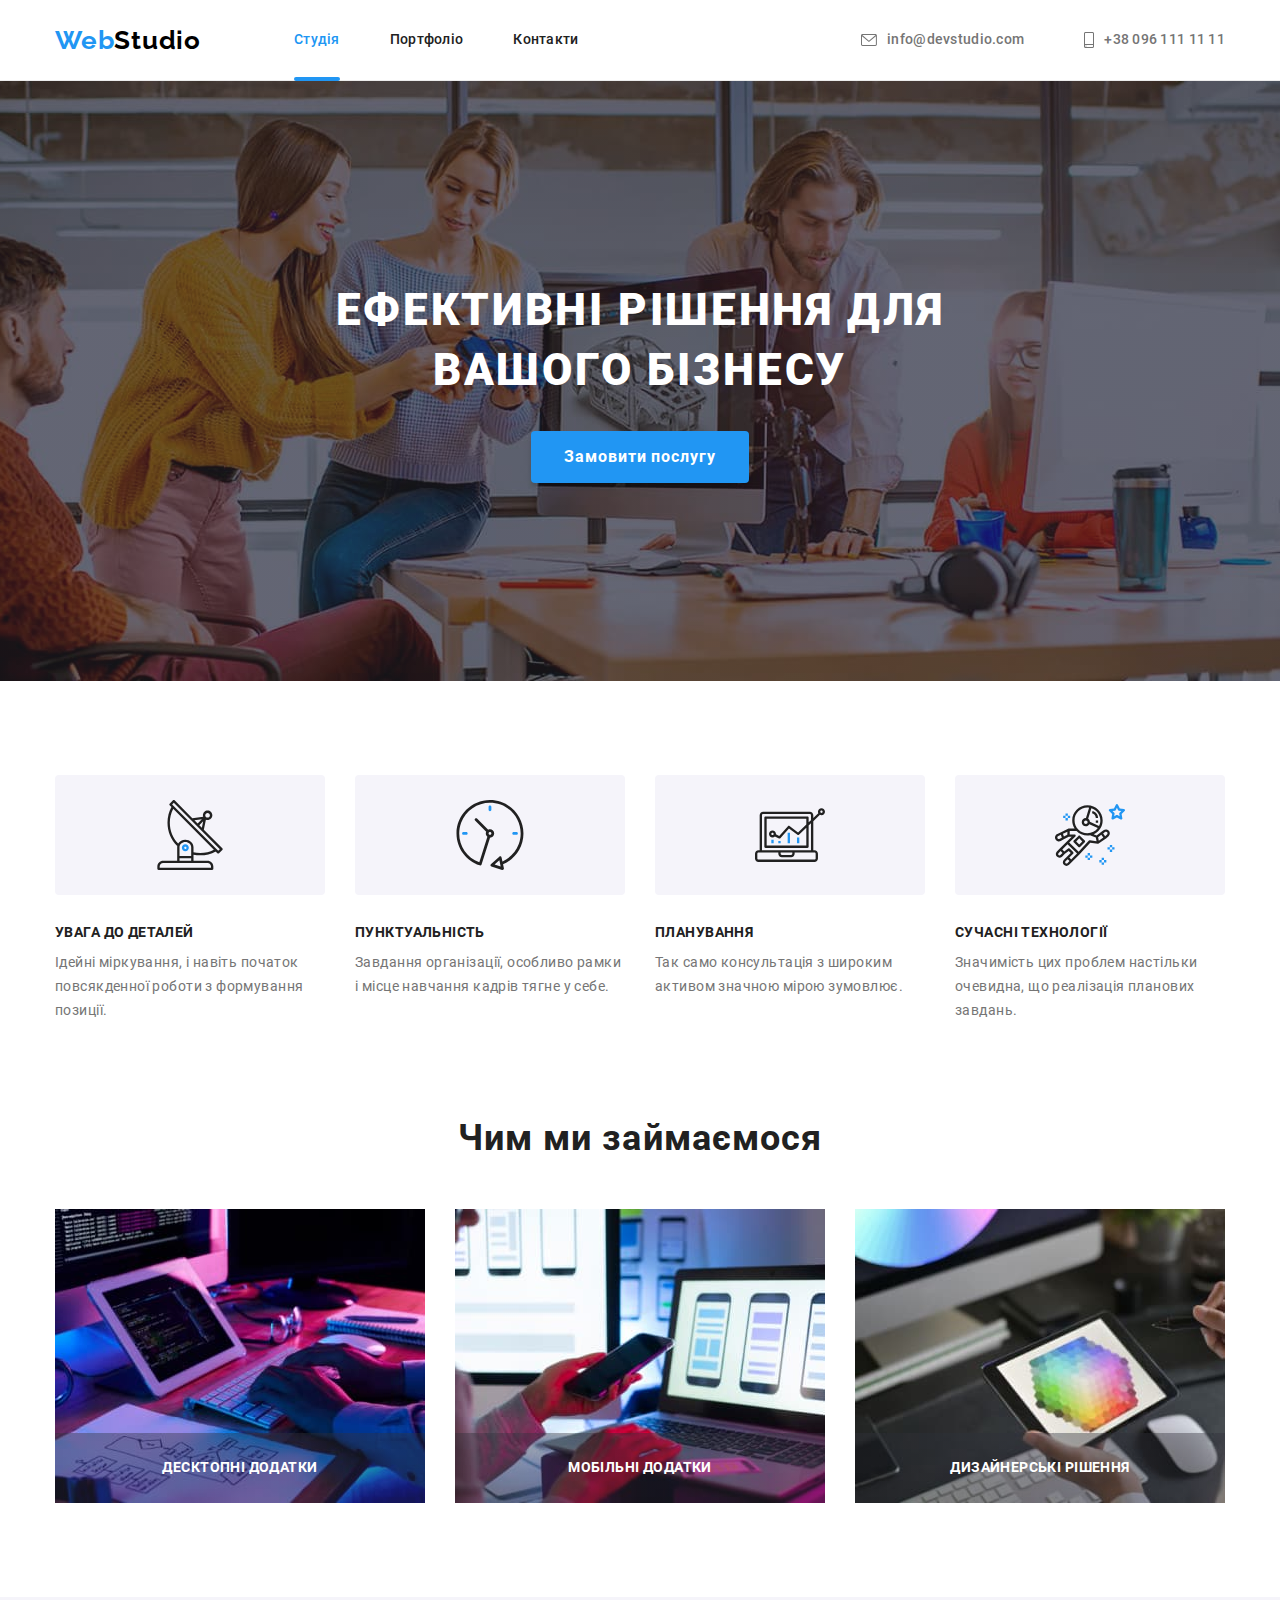
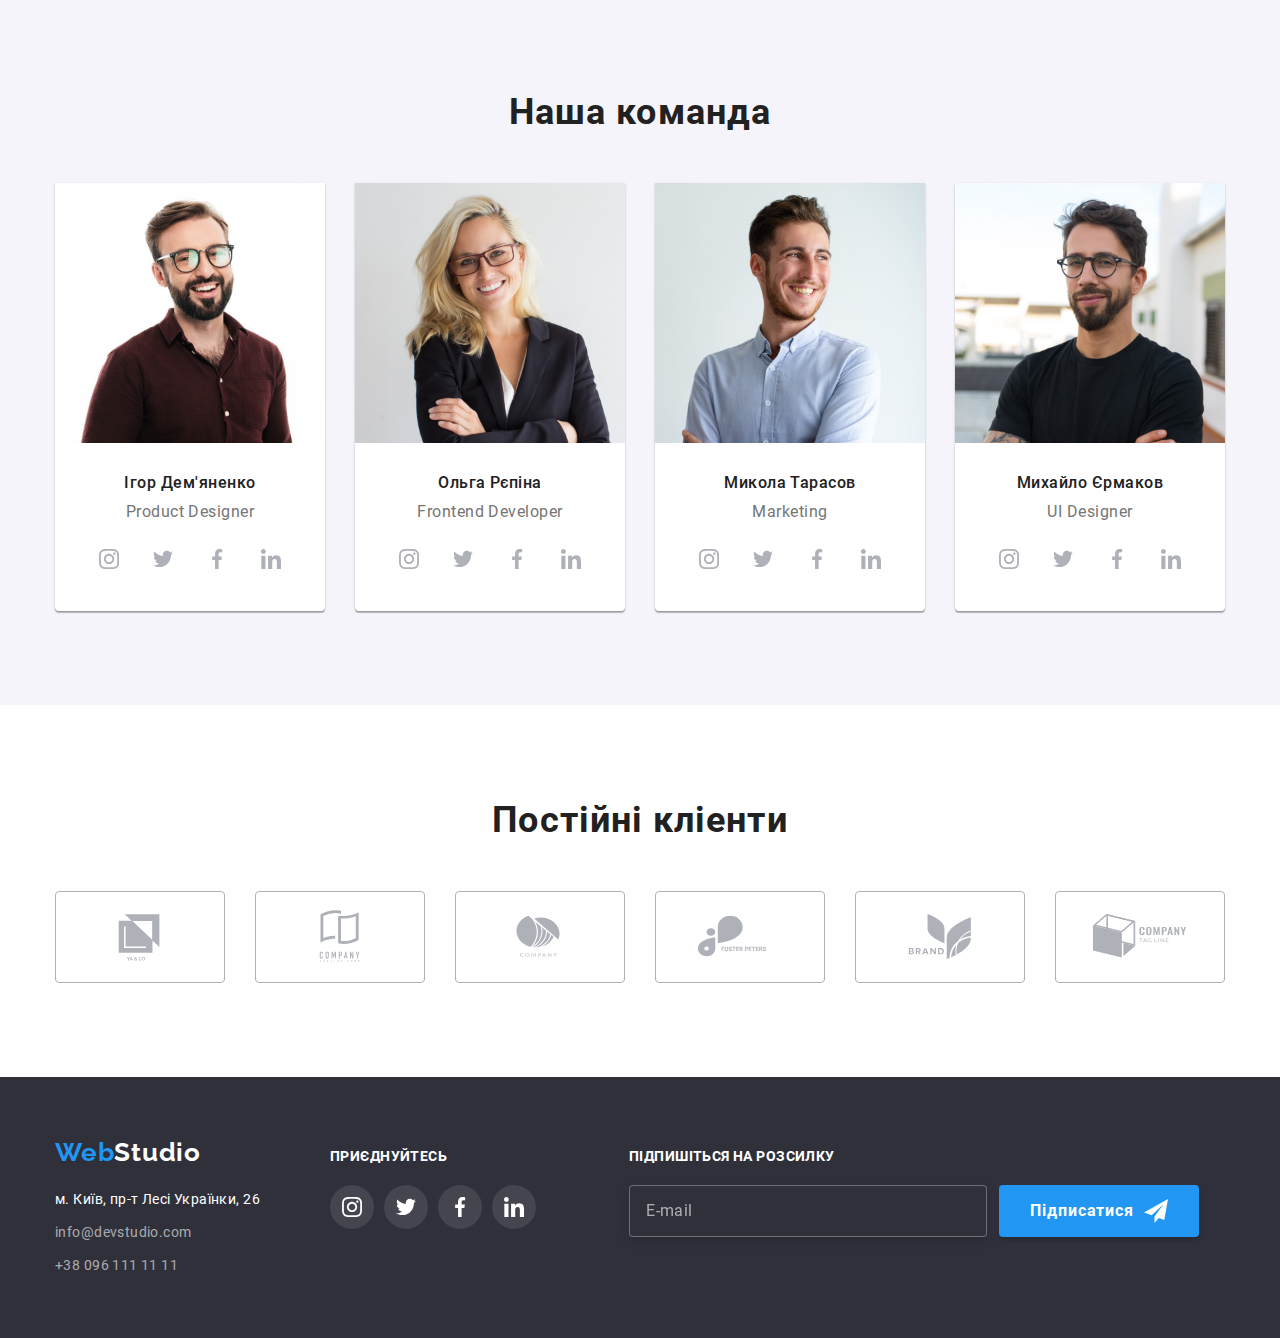
<file: index.html>
<!DOCTYPE html>
<html lang="uk">
  <head>
    <meta charset="UTF-8" />
    <meta http-equiv="X-UA-Compatible" content="IE=edge" />
    <meta name="viewport" content="width=device-width, initial-scale=1.0" />
    <title>Студія</title>
    <!-- <link rel="preconnect" href="https://fonts.googleapis.com" />
    <link rel="preconnect" href="https://fonts.gstatic.com" crossorigin />
    <link
      href="https://fonts.googleapis.com/css2?family=Raleway:wght@700&family=Roboto:wght@400;500;700;900&display=swap"
      rel="stylesheet"
    /> -->
    <link rel="stylesheet" href="./css/main.min.css" />
  </head>
  <body>
    <!--Верхня лінія-->
    <header class="page-header">
      <div class="container page-header__box">
        <nav class="breadcrumb">
          <a class="logo page-header__logo" href="./index.html">Web<span class="logo__header">Studio</span></a>
          <ul class="breadcrumb__list list">
            <li class="breadcrumb__item">
              <a href="./index.html" class="breadcrumb__link breadcrumb__current">Студія</a>
            </li>
            <li class="breadcrumb__item"><a href="./portfolio.html" class="breadcrumb__link">Портфоліо</a></li>
            <li class="breadcrumb__item"><a href="" class="breadcrumb__link">Контакти</a></li>
          </ul>
        </nav>
        <ul class="contact list">
          <li class="contact__item">
            <a href="mailto:info@devstudio.com" class="contact__link">
              <svg class="contact__icon" width="16" height="12">
                <use href="./images/symbol-defs1.svg#icon-envelope"></use>
              </svg>
              info@devstudio.com</a
            >
          </li>
          <li class="contact__item">
            <a href="tel:+380961111111" class="contact__link">
              <svg class="contact__icon" width="10" height="16">
                <use href="./images/symbol-defs1.svg#icon-smartphone"></use>
              </svg>
              +38 096 111 11 11</a
            >
          </li>
        </ul>
      </div>
    </header>
    <main>
      <!--Шапка-->
      <section class="hero overlay">
        <div class="container">
          <h1 class="hero__title">Ефективні рішення для вашого бізнесу</h1>
          <button data-modal-open type="button" class="button hero__button">Замовити послугу</button>
        </div>
      </section>
      <!--Особливості-->
      <section class="section">
        <div class="container">
          <h2 class="section__title visually-hidden">Особливості</h2>
          <ul class="features list">
            <li class="features__item">
              <div class="features__icon">
                <svg width="70" height="70">
                  <use href="./images/symbol-defs1.svg#icon-antenna-1"></use>
                </svg>
              </div>
              <h3 class="features__subtitle">Увага до деталей</h3>
              <p class="features__text">Ідейні міркування, і навіть початок повсякденної роботи з формування позиції.</p>
            </li>
            <li class="features__item">
              <div class="features__icon">
                <svg width="70" height="70">
                  <use href="./images/symbol-defs1.svg#icon-clock-1"></use>
                </svg>
              </div>
              <h3 class="features__subtitle">Пунктуальність</h3>
              <p class="features__text">Завдання організації, особливо рамки і місце навчання кадрів тягне у себе.</p>
            </li>
            <li class="features__item">
              <div class="features__icon">
                <svg width="70" height="70">
                  <use href="./images/symbol-defs1.svg#icon-diagram-1"></use>
                </svg>
              </div>
              <h3 class="features__subtitle">Планування</h3>
              <p class="features__text">Так само консультація з широким активом значною мірою зумовлює.</p>
            </li>
            <li class="features__item">
              <div class="features__icon">
                <svg width="70" height="70">
                  <use href="./images/symbol-defs1.svg#icon-astronaut-1"></use>
                </svg>
              </div>
              <h3 class="features__subtitle">Сучасні технології</h3>
              <p class="features__text">Значимість цих проблем настільки очевидна, що реалізація планових завдань.</p>
            </li>
          </ul>
        </div>
      </section>
      <!--Чим ми займаємося-->
      <section class="section activity-section">
        <div class="container">
          <h2 class="section__title">Чим ми займаємося</h2>
          <ul class="activity list">
            <li class="activity__item">
              <img src="./images/img1.jpg" alt="програмування" width="370" />
              <div class="activity__overlay">
                <p class="activity__text">Десктопні додатки</p>
              </div>
            </li>
            <li class="activity__item">
              <img src="./images/img2.jpg" alt="створення макету сайта" width="370" />
              <div class="activity__overlay">
                <p class="activity__text">Мобільні додатки</p>
              </div>
            </li>
            <li class="activity__item">
              <img src="./images/img3.jpg" alt="планшет з кольорами" width="370" />
              <div class="activity__overlay">
                <p class="activity__text">Дизайнерські рішення</p>
              </div>
            </li>
          </ul>
        </div>
      </section>
      <!--Наша команда-->
      <section class="teams section">
        <div class="container">
          <h2 class="section__title">Наша команда</h2>
          <ul class="members list">
            <li class="members__item">
              <img src="./images/imgcard1.jpg" alt="фото Ігор Дем'яненко" width="270" />
              <div class="members__box">
                <h3 class="members__subtitle">Ігор Дем'яненко</h3>
                <p class="members__text">Product Designer</p>
                <ul class="social list">
                  <li class="social__item">
                    <a href="#" class="social__link">
                      <svg width="20" height="20">
                        <use href="./images/symbol-defs1.svg#icon-instagram-2"></use>
                      </svg>
                    </a>
                  </li>
                  <li class="social__item">
                    <a href="#" class="social__link">
                      <svg width="20" height="20">
                        <use href="./images/symbol-defs1.svg#icon-twitter-1"></use>
                      </svg>
                    </a>
                  </li>
                  <li class="social__item">
                    <a href="#" class="social__link">
                      <svg width="20" height="20">
                        <use href="./images/symbol-defs1.svg#icon-facebook-1"></use>
                      </svg>
                    </a>
                  </li>
                  <li class="social__item">
                    <a href="#" class="social__link">
                      <svg width="20" height="20">
                        <use href="./images/symbol-defs1.svg#icon-linkedin-1"></use>
                      </svg>
                    </a>
                  </li>
                </ul>
              </div>
            </li>
            <li class="members__item">
              <img src="./images/imgcard2.jpg" alt="фото Ольга Рєпіна" width="270" />
              <div class="members__box">
                <h3 class="members__subtitle">Ольга Рєпіна</h3>
                <p class="members__text">Frontend Developer</p>
                <ul class="social list">
                  <li class="social__item">
                    <a href="#" class="social__link">
                      <svg width="20" height="20">
                        <use href="./images/symbol-defs1.svg#icon-instagram-2"></use>
                      </svg>
                    </a>
                  </li>
                  <li class="social__item">
                    <a href="#" class="social__link">
                      <svg width="20" height="20">
                        <use href="./images/symbol-defs1.svg#icon-twitter-1"></use>
                      </svg>
                    </a>
                  </li>
                  <li class="social__item">
                    <a href="#" class="social__link">
                      <svg width="20" height="20">
                        <use href="./images/symbol-defs1.svg#icon-facebook-1"></use>
                      </svg>
                    </a>
                  </li>
                  <li class="social__item">
                    <a href="#" class="social__link">
                      <svg width="20" height="20">
                        <use href="./images/symbol-defs1.svg#icon-linkedin-1"></use>
                      </svg>
                    </a>
                  </li>
                </ul>
              </div>
            </li>
            <li class="members__item">
              <img src="./images/imgcard3.jpg" alt="фото Микола Тарасов" width="270" />
              <div class="members__box">
                <h3 class="members__subtitle">Микола Тарасов</h3>
                <p class="members__text">Marketing</p>
                <ul class="social list">
                  <li class="social__item">
                    <a href="#" class="social__link">
                      <svg width="20" height="20">
                        <use href="./images/symbol-defs1.svg#icon-instagram-2"></use>
                      </svg>
                    </a>
                  </li>
                  <li class="social__item">
                    <a href="#" class="social__link">
                      <svg width="20" height="20">
                        <use href="./images/symbol-defs1.svg#icon-twitter-1"></use>
                      </svg>
                    </a>
                  </li>
                  <li class="social__item">
                    <a href="#" class="social__link">
                      <svg width="20" height="20">
                        <use href="./images/symbol-defs1.svg#icon-facebook-1"></use>
                      </svg>
                    </a>
                  </li>
                  <li class="social__item">
                    <a href="#" class="social__link">
                      <svg width="20" height="20">
                        <use href="./images/symbol-defs1.svg#icon-linkedin-1"></use>
                      </svg>
                    </a>
                  </li>
                </ul>
              </div>
            </li>
            <li class="members__item">
              <img src="./images/imgcard4.jpg" alt="фото Михайло Єрмаков" width="270" />
              <div class="members__box">
                <h3 class="members__subtitle">Михайло Єрмаков</h3>
                <p class="members__text">UI Designer</p>
                <ul class="social list">
                  <li class="social__item">
                    <a href="#" class="social__link">
                      <svg width="20" height="20">
                        <use href="./images/symbol-defs1.svg#icon-instagram-2"></use>
                      </svg>
                    </a>
                  </li>
                  <li class="social__item">
                    <a href="#" class="social__link">
                      <svg width="20" height="20">
                        <use href="./images/symbol-defs1.svg#icon-twitter-1"></use>
                      </svg>
                    </a>
                  </li>
                  <li class="social__item">
                    <a href="#" class="social__link">
                      <svg width="20" height="20">
                        <use href="./images/symbol-defs1.svg#icon-facebook-1"></use>
                      </svg>
                    </a>
                  </li>
                  <li class="social__item">
                    <a href="#" class="social__link">
                      <svg width="20" height="20">
                        <use href="./images/symbol-defs1.svg#icon-linkedin-1"></use>
                      </svg>
                    </a>
                  </li>
                </ul>
              </div>
            </li>
          </ul>
        </div>
      </section>
      <!-- Постійні клієнти -->
      <section class="section">
        <div class="container">
          <h2 class="section__title">Постійні кліенти</h2>
          <ul class="clients list">
            <li class="clients__item">
              <a href="#" class="clients__link">
                <svg width="106" height="60">
                  <use href="./images/symbol-defs1.svg#icon-Client-1"></use>
                </svg>
              </a>
            </li>
            <li class="clients__item">
              <a href="#" class="clients__link">
                <svg width="106" height="60">
                  <use href="./images/symbol-defs1.svg#icon-Client-2"></use>
                </svg>
              </a>
            </li>
            <li class="clients__item">
              <a href="#" class="clients__link">
                <svg width="106" height="60">
                  <use href="./images/symbol-defs1.svg#icon-Client-3"></use>
                </svg>
              </a>
            </li>
            <li class="clients__item">
              <a href="#" class="clients__link">
                <svg width="106" height="60">
                  <use href="./images/symbol-defs1.svg#icon-Client-4"></use>
                </svg>
              </a>
            </li>
            <li class="clients__item">
              <a href="#" class="clients__link">
                <svg width="106" height="60">
                  <use href="./images/symbol-defs1.svg#icon-Client-5"></use>
                </svg>
              </a>
            </li>
            <li class="clients__item">
              <a href="#" class="clients__link">
                <svg width="106" height="60">
                  <use href="./images/symbol-defs1.svg#icon-Client-6"></use>
                </svg>
              </a>
            </li>
          </ul>
        </div>
      </section>
    </main>
    <!-- Підвал -->
    <footer class="page-footer">
      <div class="container">
        <div class="page-footer__box">
          <div>
            <a class="logo" href="./index.html">Web<span class="logo__footer">Studio</span></a>
            <address class="address">
              <ul class="list">
                <li class="address__item">
                  <a
                    class="address__link address__link--map"
                    href="https://goo.gl/maps/CPtrU1FHBa2aNyZL9"
                    target="_blank"
                    rel="noopener noreferrer nofollow"
                    >м. Київ, пр-т Лесі Українки, 26</a
                  >
                </li>
                <li class="address__item">
                  <a href="mailto:info@devstudio.com" class="address__link address__link--contact">info@devstudio.com</a>
                </li>
                <li class="address__item"><a href="tel:+380961111111" class="address__link address__link--contact">+38 096 111 11 11</a></li>
              </ul>
            </address>
          </div>
          <div class="page-footer__social">
            <p class="page-footer__text">Приєднуйтесь</p>
            <ul class="social list">
              <li class="social__item">
                <a href="#" class="social__link social__link--background">
                  <svg class="social__icon" width="20" height="20">
                    <use href="./images/symbol-defs1.svg#icon-instagram-2"></use>
                  </svg>
                </a>
              </li>
              <li class="social__item">
                <a href="#" class="social__link social__link--background">
                  <svg class="social__icon" width="20" height="20">
                    <use href="./images/symbol-defs1.svg#icon-twitter-1"></use>
                  </svg>
                </a>
              </li>
              <li class="social__item">
                <a href="#" class="social__link social__link--background">
                  <svg class="social__icon" width="20" height="20">
                    <use href="./images/symbol-defs1.svg#icon-facebook-1"></use>
                  </svg>
                </a>
              </li>
              <li class="social__item">
                <a href="#" class="social__link social__link--background">
                  <svg class="social__icon" width="20" height="20">
                    <use href="./images/symbol-defs1.svg#icon-linkedin-1"></use>
                  </svg>
                </a>
              </li>
            </ul>
          </div>
          <div class="subscribe">
            <p class="page-footer__text">Підпишіться на розсилку</p>
            <form class="subscribe__form" name="subscribe-form" autocomplete="on">
              <input
                class="subscribe__input"
                type="email"
                name="email"
                id="subscribe-email"
                placeholder="E-mail"
              />
              <label for="subscribe-email" class="visually-hidden">Пошта</label>
              <button type="submit" class="button subscribe__button">
                Підписатися
                <svg class="subscribe__icon" width="24" height="24">
                  <use href="./images/icons.svg#icon-send"></use>
                </svg>
              </button>
            </form>
          </div>
        </div>
      </div>
    </footer>
    <!-- Модалка -->
    <div class="backdrop is-hidden" data-modal>
      <div class="modal">
        <button data-modal-close type="button" class="modal__btn">
          <svg width="18" height="18">
            <use href="./images/symbol-defs1.svg#icon-close-black"></use>
          </svg>
        </button>
        <p class="registration__text">Залиште свої дані, ми вам передзвонимо</p>
        <form class="registration" name="registration-form" autocomplete="on">
          <ul class="registration__list list">
            <li class="registration__item">
              <input
                type="text"
                class="registration__input"
                name="person-name"
                id="person-name"
                placeholder=" "
              />
              <label for="person-name" class="registration__label">Ім'я</label>
              <svg class="registration__icon" width="18" height="18">
                <use href="./images/icons.svg#person-black-18dp"></use>
              </svg>
            </li>
            <li class="registration__item">
              <input
                type="tel"
                class="registration__input"
                name="phone-number"
                id="phone-number"
                placeholder=" "
              />
              <label for="phone-number" class="registration__label">Телефон</label>
              <svg class="registration__icon" width="18" height="18">
                <use href="./images/icons.svg#phone-black-18dp"></use>
              </svg>
            </li>
            <li class="registration__item">
              <input
                type="email"
                class="registration__input"
                name="email-modal"
                id="email-modal"
                placeholder=" "
              />
              <label for="email-modal" class="registration__label">Пошта</label>
              <svg class="registration__icon" width="18" height="18">
                <use href="./images/icons.svg#email-black-18dp"></use>
              </svg>
            </li>
          </ul>
          <label for="annotation" class="comment__label">Коментар</label>
          <textarea
            name="annotation"
            class="comment"
            id="annotation"
            placeholder="Введіть текст"
          ></textarea>
            <label class="checkbox"
              ><input
              type="checkbox"
              class="checkbox__input"
              name="accept"
              value="accept"/>
              <svg class="checkbox__icon" width="16" height="15">
                <use href="./images/icons.svg#icon-check"></use>
              </svg>Погоджуюся з розсилкою та приймаю<a href="#" class="checkbox__link">Умови договору</a>
            </label
            >
          <button type="submit" class="button registration__button">Відправити</button>
        </form>
      </div>
    </div>
    <script src="./js/modal.js"></script>
  </body>
</html>
</file>
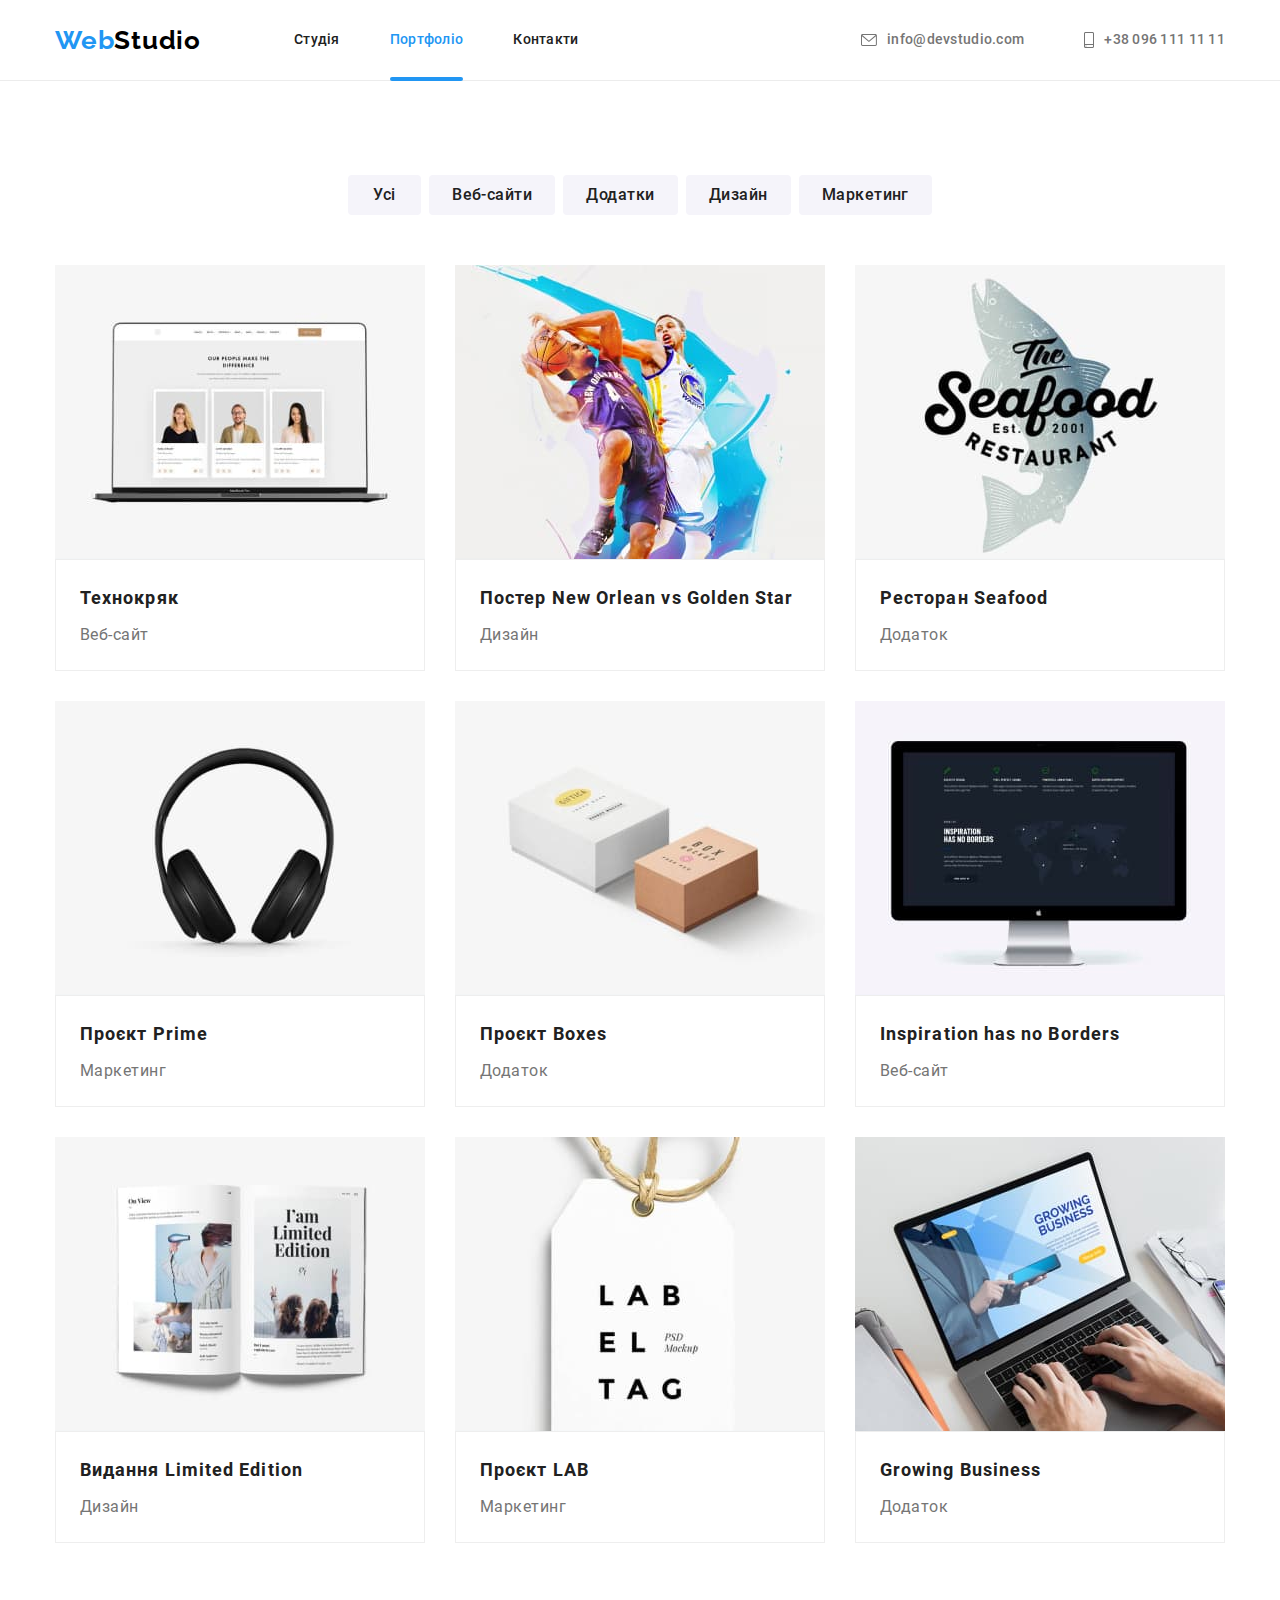
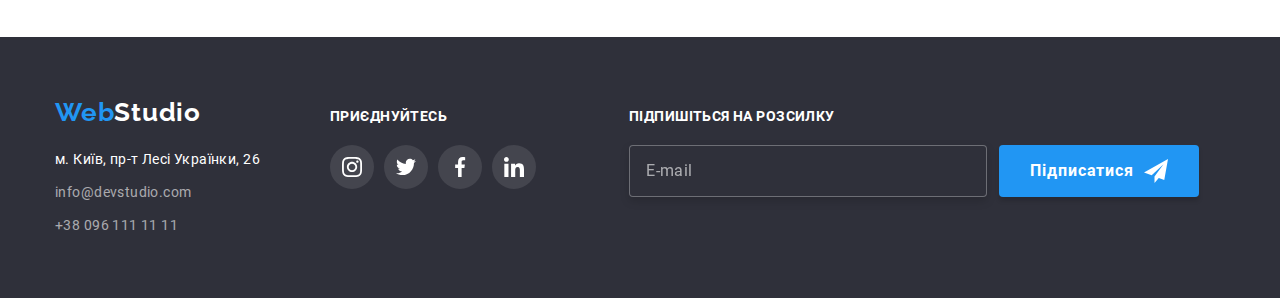
<file: portfolio.html>
<!DOCTYPE html>
<html lang="uk">
  <head>
    <meta charset="UTF-8" />
    <meta http-equiv="X-UA-Compatible" content="IE=edge" />
    <meta name="viewport" content="width=device-width, initial-scale=1.0" />
    <title>Портфоліо</title>
    <!-- <link rel="preconnect" href="https://fonts.googleapis.com" />
    <link rel="preconnect" href="https://fonts.gstatic.com" crossorigin />
    <link
      href="https://fonts.googleapis.com/css2?family=Raleway:wght@700&family=Roboto:wght@400;500;700;900&display=swap"
      rel="stylesheet"
    /> -->
    <link rel="stylesheet" href="./css/main.min.css" />
  </head>
  <body>
    <!--Верхня лінія-->
    <header class="page-header">
      <div class="container page-header__box">
        <nav class="breadcrumb">
          <a class="logo page-header__logo" href="./index.html">Web<span class="logo__header">Studio</span></a>
          <ul class="breadcrumb__list list">
            <li class="breadcrumb__item">
              <a href="./index.html" class="breadcrumb__link">Студія</a>
            </li>
            <li class="breadcrumb__item">
              <a href="./portfolio.html" class="breadcrumb__link breadcrumb__current">Портфоліо</a>
            </li>
            <li class="breadcrumb__item">
              <a href="" class="breadcrumb__link">Контакти</a>
            </li>
          </ul>
        </nav>
        <ul class="contact list">
          <li class="contact__item">
            <a href="mailto:info@devstudio.com" class="contact__link">
              <svg class="contact__icon" width="16" height="12">
                <use href="./images/symbol-defs1.svg#icon-envelope"></use>
              </svg>
              info@devstudio.com</a
            >
          </li>
          <li class="contact__item">
            <a href="tel:+380961111111" class="contact__link">
              <svg class="contact__icon" width="10" height="16">
                <use href="./images/symbol-defs1.svg#icon-smartphone"></use>
              </svg>
              +38 096 111 11 11</a
            >
          </li>
        </ul>
      </div>
    </header>
    <main>
      <section class="section">
        <div class="container">
          <h1 class="section__title visually-hidden">Портфоліо</h1>
          <ul class="selection list">
            <li class="selection__item"><button type="button" class="button selection__button">Усі</button></li>
            <li class="selection__item"><button type="button" class="button selection__button">Веб-сайти</button></li>
            <li class="selection__item"><button type="button" class="button selection__button">Додатки</button></li>
            <li class="selection__item"><button type="button" class="button selection__button">Дизайн</button></li>
            <li class="selection__item"><button type="button" class="button selection__button">Маркетинг</button></li>
          </ul>
          <ul class="projects list">
            <li class="projects__item">
              <a href="#" class="projects__link">
                <div class="projects__img">
                  <img
                    src="./images/project1.jpg"
                    alt="ноутбук зі сторінкою вебсайту"
                    width="370"
                  />
                  <div class="project-overlay">
                    <p class="project-overlay__text">
                      Ресурс пропонує комплексні пропозиції з різним рівнем функціоналу та сервісів.
                      Все це дозволить відвідувачу отримати вичерпні відомості про компанію чи
                      приватну особу.
                    </p>
                  </div>
                </div>
                <div class="projects__box">
                  <h2 class="projects__title">Технокряк</h2>
                  <p class="projects__text">Веб-сайт</p>
                </div>
              </a>
            </li>
            <li class="projects__item">
              <a href="#" class="projects__link">
                <div class="projects__img">
                  <img src="./images/project2.jpg" alt=" два баскетболіста" width="370" />
                  <div class="project-overlay">
                    <p class="project-overlay__text">
                      Ресурс пропонує комплексні пропозиції з різним рівнем функціоналу та сервісів.
                      Все це дозволить відвідувачу отримати вичерпні відомості про компанію чи
                      приватну особу.
                    </p>
                  </div>
                </div>
                <div class="projects__box">
                  <h2 class="projects__title">Постер New Orlean vs Golden Star</h2>
                  <p class="projects__text">Дизайн</p>
                </div>
              </a>
            </li>
            <li class="projects__item">
              <a href="#" class="projects__link">
                <div class="projects__img">
                  <img
                    src="./images/project3.jpg"
                    alt="логотип ресторану у вигляді риби"
                    width="370"
                  />
                  <div class="project-overlay">
                    <p class="project-overlay__text">
                      Ресурс пропонує комплексні пропозиції з різним рівнем функціоналу та сервісів.
                      Все це дозволить відвідувачу отримати вичерпні відомості про компанію чи
                      приватну особу.
                    </p>
                  </div>
                </div>
                <div class="projects__box">
                  <h2 class="projects__title">Ресторан Seafood</h2>
                  <p class="projects__text">Додаток</p>
                </div>
              </a>
            </li>
            <li class="projects__item">
              <a href="#" class="projects__link">
                <div class="projects__img">
                  <img src="./images/project4.jpg" alt="навушники" width="370" />
                  <div class="project-overlay">
                    <p class="project-overlay__text">
                      Ресурс пропонує комплексні пропозиції з різним рівнем функціоналу та сервісів.
                      Все це дозволить відвідувачу отримати вичерпні відомості про компанію чи
                      приватну особу.
                    </p>
                  </div>
                </div>
                <div class="projects__box">
                  <h2 class="projects__title">Проєкт Prime</h2>
                  <p class="projects__text">Маркетинг</p>
                </div>
              </a>
            </li>
            <li class="projects__item">
              <a href="#" class="projects__link">
                <div class="projects__img">
                  <img src="./images/project5.jpg" alt="дві коробочки" width="370" />
                  <div class="project-overlay">
                    <p class="project-overlay__text">
                      Ресурс пропонує комплексні пропозиції з різним рівнем функціоналу та сервісів.
                      Все це дозволить відвідувачу отримати вичерпні відомості про компанію чи
                      приватну особу.
                    </p>
                  </div>
                </div>
                <div class="projects__box">
                  <h2 class="projects__title">Проєкт Boxes</h2>
                  <p class="projects__text">Додаток</p>
                </div>
              </a>
            </li>
            <li class="projects__item">
              <a href="#" class="projects__link">
                <div class="projects__img">
                  <img src="./images/project6.jpg" alt="монітор" width="370" />
                  <div class="project-overlay">
                    <p class="project-overlay__text">
                      Ресурс пропонує комплексні пропозиції з різним рівнем функціоналу та сервісів.
                      Все це дозволить відвідувачу отримати вичерпні відомості про компанію чи
                      приватну особу.
                    </p>
                  </div>
                </div>
                <div class="projects__box">
                  <h2 class="projects__title">Inspiration has no Borders</h2>
                  <p class="projects__text">Веб-сайт</p>
                </div>
              </a>
            </li>
            <li class="projects__item">
              <a href="#" class="projects__link">
                <div class="projects__img">
                  <img src="./images/project7.jpg" alt="розгорнутий журнал" width="370" />
                  <div class="project-overlay">
                    <p class="project-overlay__text">
                      Ресурс пропонує комплексні пропозиції з різним рівнем функціоналу та сервісів.
                      Все це дозволить відвідувачу отримати вичерпні відомості про компанію чи
                      приватну особу.
                    </p>
                  </div>
                </div>
                <div class="projects__box">
                  <h2 class="projects__title">Видання Limited Edition</h2>
                  <p class="projects__text">Дизайн</p>
                </div>
              </a>
            </li>
            <li class="projects__item">
              <a href="#" class="projects__link">
                <div class="projects__img">
                  <img src="./images/project8.jpg" alt="бірка з логотипом" width="370" />
                  <div class="project-overlay">
                    <p class="project-overlay__text">
                      Ресурс пропонує комплексні пропозиції з різним рівнем функціоналу та сервісів.
                      Все це дозволить відвідувачу отримати вичерпні відомості про компанію чи
                      приватну особу.
                    </p>
                  </div>
                </div>
                <div class="projects__box">
                  <h2 class="projects__title">Проєкт LAB</h2>
                  <p class="projects__text">Маркетинг</p>
                </div>
              </a>
            </li>
            <li class="projects__item">
              <a href="#" class="projects__link">
                <div class="projects__img">
                  <img
                    src="./images/project9.jpg"
                    alt="ноутбук за яким працює людина"
                    width="370"
                  />
                  <div class="project-overlay">
                    <p class="project-overlay__text">
                      Ресурс пропонує комплексні пропозиції з різним рівнем функціоналу та сервісів.
                      Все це дозволить відвідувачу отримати вичерпні відомості про компанію чи
                      приватну особу.
                    </p>
                  </div>
                </div>
                <div class="projects__box">
                  <h2 class="projects__title">Growing Business</h2>
                  <p class="projects__text">Додаток</p>
                </div>
              </a>
            </li>
          </ul>
        </div>
      </section>
    </main>
    <footer class="page-footer">
      <div class="container">
        <div class="page-footer__box">
          <div>
            <a class="logo" href="./index.html">Web<span class="logo__footer">Studio</span></a>
            <address class="address">
              <ul class="list">
                <li class="address__item">
                  <a
                    class="address__link address__link--map"
                    href="https://goo.gl/maps/CPtrU1FHBa2aNyZL9"
                    target="_blank"
                    rel="noopener noreferrer nofollow"
                    >м. Київ, пр-т Лесі Українки, 26</a
                  >
                </li>
                <li class="address__item">
                  <a href="mailto:info@devstudio.com" class="address__link address__link--contact">info@devstudio.com</a>
                </li>
                <li class="address__item"><a href="tel:+380961111111" class="address__link address__link--contact">+38 096 111 11 11</a></li>
              </ul>
            </address>
          </div>
          <div class="page-footer__social">
            <p class="page-footer__text">Приєднуйтесь</p>
            <ul class="social list">
              <li class="social__item">
                <a href="#" class="social__link social__link--background">
                  <svg class="social__icon" width="20" height="20">
                    <use href="./images/symbol-defs1.svg#icon-instagram-2"></use>
                  </svg>
                </a>
              </li>
              <li class="social__item">
                <a href="#" class="social__link social__link--background">
                  <svg class="social__icon" width="20" height="20">
                    <use href="./images/symbol-defs1.svg#icon-twitter-1"></use>
                  </svg>
                </a>
              </li>
              <li class="social__item">
                <a href="#" class="social__link social__link--background">
                  <svg class="social__icon" width="20" height="20">
                    <use href="./images/symbol-defs1.svg#icon-facebook-1"></use>
                  </svg>
                </a>
              </li>
              <li class="social__item">
                <a href="#" class="social__link social__link--background">
                  <svg class="social__icon" width="20" height="20">
                    <use href="./images/symbol-defs1.svg#icon-linkedin-1"></use>
                  </svg>
                </a>
              </li>
            </ul>
          </div>
          <div class="subscribe">
            <p class="page-footer__text">Підпишіться на розсилку</p>
            <form class="subscribe__form" name="subscribe-form" autocomplete="on">
              <input
                class="subscribe__input"
                type="email"
                name="email"
                id="subscribe-email"
                placeholder="E-mail"
              />
              <label for="subscribe-email" class="visually-hidden">Пошта</label>
              <button type="submit" class="button subscribe__button">
                Підписатися
                <svg class="subscribe__icon" width="24" height="24">
                  <use href="./images/icons.svg#icon-send"></use>
                </svg>
              </button>
            </form>
          </div>
        </div>
      </div>
    </footer>
  </body>
</html>
</file>
<file: css/main.min.css>
/*! modern-normalize v1.1.0 | MIT License | https://github.com/sindresorhus/modern-normalize */*,::before,::after{box-sizing:border-box}html{line-height:1.15;-webkit-text-size-adjust:100%;-moz-tab-size:4;-o-tab-size:4;tab-size:4}body{margin:0;font-family:system-ui,-apple-system,"Segoe UI",Roboto,Helvetica,Arial,sans-serif,"Apple Color Emoji","Segoe UI Emoji"}hr{height:0;color:inherit}abbr[title]{-webkit-text-decoration:underline dotted;text-decoration:underline dotted}b,strong{font-weight:bolder}code,kbd,samp,pre{font-family:ui-monospace,SFMono-Regular,Consolas,"Liberation Mono",Menlo,monospace;font-size:1em}small{font-size:80%}sub,sup{font-size:75%;line-height:0;position:relative;vertical-align:baseline}sub{bottom:-0.25em}sup{top:-0.5em}table{text-indent:0;border-color:inherit}button,input,optgroup,select,textarea{font-family:inherit;font-size:100%;line-height:1.15;margin:0}button,select{text-transform:none}button,[type=button],[type=reset],[type=submit]{-webkit-appearance:button}::-moz-focus-inner{border-style:none;padding:0}:-moz-focusring{outline:1px dotted ButtonText}:-moz-ui-invalid{box-shadow:none}legend{padding:0}progress{vertical-align:baseline}::-webkit-inner-spin-button,::-webkit-outer-spin-button{height:auto}[type=search]{-webkit-appearance:textfield;outline-offset:-2px}::-webkit-search-decoration{-webkit-appearance:none}::-webkit-file-upload-button{-webkit-appearance:button;font:inherit}summary{display:list-item}@font-face{font-family:"Roboto";font-style:normal;font-weight:400;src:url("../fonts/roboto-v30-latin_cyrillic-regular.eot");src:local(""),url("../fonts/roboto-v30-latin_cyrillic-regular.eot?#iefix") format("embedded-opentype"),url("../fonts/roboto-v30-latin_cyrillic-regular.woff2") format("woff2"),url("../fonts/roboto-v30-latin_cyrillic-regular.woff") format("woff"),url("../fonts/roboto-v30-latin_cyrillic-regular.ttf") format("truetype"),url("../fonts/roboto-v30-latin_cyrillic-regular.svg#Roboto") format("svg")}@font-face{font-family:"Roboto";font-style:normal;font-weight:500;src:url("../fonts/roboto-v30-latin_cyrillic-500.eot");src:local(""),url("../fonts/roboto-v30-latin_cyrillic-500.eot?#iefix") format("embedded-opentype"),url("../fonts/roboto-v30-latin_cyrillic-500.woff2") format("woff2"),url("../fonts/roboto-v30-latin_cyrillic-500.woff") format("woff"),url("../fonts/roboto-v30-latin_cyrillic-500.ttf") format("truetype"),url("../fonts/roboto-v30-latin_cyrillic-500.svg#Roboto") format("svg")}@font-face{font-family:"Roboto";font-style:normal;font-weight:700;src:url("../fonts/roboto-v30-latin_cyrillic-700.eot");src:local(""),url("../fonts/roboto-v30-latin_cyrillic-700.eot?#iefix") format("embedded-opentype"),url("../fonts/roboto-v30-latin_cyrillic-700.woff2") format("woff2"),url("../fonts/roboto-v30-latin_cyrillic-700.woff") format("woff"),url("../fonts/roboto-v30-latin_cyrillic-700.ttf") format("truetype"),url("../fonts/roboto-v30-latin_cyrillic-700.svg#Roboto") format("svg")}@font-face{font-family:"Roboto";font-style:normal;font-weight:900;src:url("../fonts/roboto-v30-latin_cyrillic-900.eot");src:local(""),url("../fonts/roboto-v30-latin_cyrillic-900.eot?#iefix") format("embedded-opentype"),url("../fonts/roboto-v30-latin_cyrillic-900.woff2") format("woff2"),url("../fonts/roboto-v30-latin_cyrillic-900.woff") format("woff"),url("../fonts/roboto-v30-latin_cyrillic-900.ttf") format("truetype"),url("../fonts/roboto-v30-latin_cyrillic-900.svg#Roboto") format("svg")}@font-face{font-family:"Raleway";font-style:normal;font-weight:700;src:url("../fonts/raleway-v28-latin_cyrillic-700.eot");src:local(""),url("../fonts/raleway-v28-latin_cyrillic-700.eot?#iefix") format("embedded-opentype"),url("../fonts/raleway-v28-latin_cyrillic-700.woff2") format("woff2"),url("../fonts/raleway-v28-latin_cyrillic-700.woff") format("woff"),url("../fonts/raleway-v28-latin_cyrillic-700.ttf") format("truetype"),url("../fonts/raleway-v28-latin_cyrillic-700.svg#Raleway") format("svg")}.list{padding:0;margin:0;list-style:none}.container{margin-left:auto;margin-right:auto;width:1200px;padding-left:15px;padding-right:15px}.overlay{max-width:1600px;height:600px;margin-left:auto;margin-right:auto;background-image:linear-gradient(to right, rgba(47, 48, 58, 0.4), rgba(47, 48, 58, 0.4)),url(../images/hero-background.jpg);background-position:center;background-size:cover;background-repeat:no-repeat}.button{background-color:#2196f3;color:#fff;border:1px solid rgba(0,0,0,0);border-radius:4px;box-shadow:0px 4px 4px rgba(0,0,0,.15);font-family:inherit;font-weight:700;font-size:16px;line-height:1.88;letter-spacing:.06em;cursor:pointer}.visually-hidden{position:absolute;white-space:nowrap;width:1px;height:1px;overflow:hidden;border:0;padding:0;clip:rect(0 0 0 0);-webkit-clip-path:inset(50%);clip-path:inset(50%);margin:-1px}body{margin:0;background-color:#fff;color:#757575;font-family:"Roboto",sans-serif;letter-spacing:.03em}img{display:block;max-width:100%;height:auto}h1,h2,h3,h4,h5,h6,p{margin-top:0;margin-bottom:0}.page-header{display:block;border-bottom:1px solid #ececec}.page-header__box{display:flex;align-items:center}.logo{color:#2196f3;font-family:"Raleway",sans-serif;font-size:26px;line-height:1.19;letter-spacing:.03em;text-decoration:none}.logo__header{color:#000}.logo__footer{color:#fff}.page-header__logo{margin-right:93px}.breadcrumb{display:flex;align-items:center}.breadcrumb__list{display:flex}.breadcrumb__item:not(:last-child){margin-right:50px}.breadcrumb__link{display:block;padding-top:32px;padding-bottom:32px;color:#212121;font-weight:500;font-size:14px;line-height:1.14;letter-spacing:.02em;text-decoration:none;transition:color 250ms cubic-bezier(0.4, 0, 0.2, 1)}.breadcrumb__link:hover,.breadcrumb__link:focus{color:#2196f3}.breadcrumb__current{position:relative;color:#2196f3}.breadcrumb__current::after{position:absolute;bottom:-1px;left:0;content:"";display:inline-block;width:100%;height:4px;background-color:#2196f3;border-radius:2px}.contact{display:flex;margin-left:auto}.contact__item{display:flex;align-items:center}.contact__item+.contact__item{margin-left:50px}.contact__link{display:flex;align-items:center;margin-left:10px;padding-top:32px;padding-bottom:32px;color:#757575;font-weight:500;font-size:14px;fill:currentColor;line-height:1.14;letter-spacing:.02em;text-decoration:none;transition:color 250ms cubic-bezier(0.4, 0, 0.2, 1)}.contact__link:hover,.contact__link:focus{color:#2196f3}.contact__icon{margin-right:10px}.hero{padding:200px 0;background-color:#c4c4c4;text-align:center}.hero__title{margin-bottom:30px;color:#fff;font-weight:900;font-size:44px;line-height:1.36;letter-spacing:.06em;text-transform:uppercase;width:700px;margin:0 auto 30px auto}.hero__button{display:inline-block;padding:10px 32px;min-width:216px;transition:background-color 250ms cubic-bezier(0.4, 0, 0.2, 1)}.hero__button:hover,.hero__button:focus{background-color:#188ce8}.section{padding-bottom:94px;padding-top:94px}.section__title{margin-bottom:50px;color:#212121;font-size:36px;line-height:1.17;letter-spacing:.03em;text-align:center}.features{display:flex}.features__item{width:270px}.features__item+.features__item{margin-left:30px}.features__icon{display:flex;height:120px;justify-content:center;align-items:center;margin-bottom:30px;background-color:#f5f4fa;border-radius:4px}.features__subtitle{margin-bottom:10px;color:#212121;font-size:14px;line-height:1.14;letter-spacing:.03em;text-transform:uppercase}.features__text{font-size:14px;line-height:1.71;letter-spacing:.03em}.activity-section{padding-top:0}.activity{display:flex;margin-right:-30px}.activity__item{position:relative;flex-basis:calc(33.3333333333% - 30px);margin-right:30px}.activity__overlay{position:absolute;bottom:0;width:100%;padding:27px 0;background-image:linear-gradient(to right, rgba(47, 48, 58, 0.4), rgba(47, 48, 58, 0.4));background-position:center;background-size:cover;background-repeat:no-repeat}.activity__text{font-weight:700;font-size:14px;line-height:1.14;text-align:center;letter-spacing:.03em;text-transform:uppercase;color:#fff}.teams{background-color:#f5f4fa}.members{display:flex;margin-right:-30px}.members__item{margin-right:30px;background-color:#fff;box-shadow:0px 1px 3px rgba(0,0,0,.12),0px 1px 1px rgba(0,0,0,.14),0px 2px 1px rgba(0,0,0,.2);border-radius:0px 0px 4px 4px;text-align:center}.members__box{padding:30px}.members__subtitle{margin-bottom:10px;color:#212121;font-weight:500;font-size:16px;line-height:1.19;letter-spacing:.03em}.members__text{margin-bottom:16px;font-size:16px;line-height:1.19;letter-spacing:.03em}.social{display:flex;justify-content:center;margin-right:-10px}.social__item{margin-right:10px}.social__link{display:flex;justify-content:center;align-items:center;fill:#afb1b8;width:44px;height:44px;border-radius:50%;transition:background-color 250ms cubic-bezier(0.4, 0, 0.2, 1);transition:fill 250ms cubic-bezier(0.4, 0, 0.2, 1)}.social__link--background{background-color:rgba(255,255,255,.1)}.social__link:hover,.social__link:focus{background-color:#2196f3;fill:#fff}.social__icon{fill:#fff}.clients{display:flex;margin-right:-30px;justify-content:center}.clients__item{margin-right:30px;width:170px;height:92px}.clients__link{display:flex;justify-content:center;align-items:center;width:100%;height:100%;fill:#afb1b8;border:1px solid #afb1b8;border-radius:4px;transition:border-color 250ms cubic-bezier(0.4, 0, 0.2, 1);transition:fill 250ms cubic-bezier(0.4, 0, 0.2, 1)}.clients__link:hover,.clients__link:focus{border-color:#2196f3;fill:#2196f3}.selection{display:flex;justify-content:center;margin-bottom:50px}.selection__button{display:inline-block;padding:6px 22px;min-width:73px;color:#212121;background-color:#f5f4fa;box-shadow:none;font-weight:500;line-height:1.63;letter-spacing:.03em;transition:color 250ms cubic-bezier(0.4, 0, 0.2, 1);transition:background-color 250ms cubic-bezier(0.4, 0, 0.2, 1);transition:box-shadow 250ms cubic-bezier(0.4, 0, 0.2, 1)}.selection__button:hover,.selection__button:focus{color:#fff;background-color:#2196f3;box-shadow:0px 3px 1px rgba(0,0,0,.1),0px 1px 2px rgba(0,0,0,.08),0px 2px 2px rgba(0,0,0,.12);border-radius:4px}.selection__item:not(:last-child){margin-right:8px}.projects{display:flex;flex-wrap:wrap;margin-right:-30px;margin-bottom:-30px}.projects__item{flex-basis:calc(33.3333333333% - 30px);margin-right:30px;margin-bottom:30px}.projects__box{padding:20px 24px;border:1px solid #eee}.projects__title{margin-bottom:4px;color:#212121;font-size:18px;line-height:2;letter-spacing:.06em}.projects__text{color:#757575;font-size:16px;line-height:1.88;letter-spacing:.03em}.projects__link{display:block;background-color:#fff;text-decoration:none;transition:box-shadow 250ms cubic-bezier(0.4, 0, 0.2, 1)}.projects__link:hover,.projects__link:focus{box-shadow:0px 1px 1px rgba(0,0,0,.12),0px 4px 4px rgba(0,0,0,.06),1px 4px 6px rgba(0,0,0,.16)}.projects__img{position:relative;overflow:hidden}.project-overlay{position:absolute;top:0;left:0;width:100%;height:100%;padding:63px 24px;background-color:rgba(33,150,243,.9);transform:translateY(100%);transition:transform 250ms cubic-bezier(0.4, 0, 0.2, 1)}.projects__link:hover .project-overlay,.projects__link:focus .project-overlay{transform:translateY(0)}.project-overlay__text{font-size:18px;line-height:1.56;letter-spacing:.03em;color:#fff}.backdrop{position:fixed;top:0;left:0;width:100%;height:100%;background-color:rgba(0,0,0,.2);opacity:1;visibility:visible;transition:opacity 250ms cubic-bezier(0.4, 0, 0.2, 1);transition:visibility 250ms cubic-bezier(0.4, 0, 0.2, 1)}.backdrop.is-hidden{visibility:hidden;opacity:0;pointer-events:none}.modal{position:absolute;top:50%;left:50%;padding:40px;transform:translate(-50%, -50%) scale(1);opacity:1;min-height:581px;min-width:528px;background:#fff;box-shadow:0px 1px 3px rgba(0,0,0,.12),0px 1px 1px rgba(0,0,0,.14),0px 2px 1px rgba(0,0,0,.2);border-radius:4px;transition:transform 250ms cubic-bezier(0.4, 0, 0.2, 1);transition:opacity 250ms cubic-bezier(0.4, 0, 0.2, 1)}.backdrop.is-hidden .modal{transform:scale(1.1) translate(-50%, -50%);opacity:0}.modal__btn{position:absolute;top:8px;right:8px;display:flex;justify-content:center;align-items:center;width:30px;height:30px;border-radius:50%;background:#fff;border:1px solid rgba(0,0,0,.1);cursor:pointer;transition:fill 250ms cubic-bezier(0.4, 0, 0.2, 1)}.modal__btn:hover,.modal__btn:focus{fill:#2196f3}.registration{display:flex;flex-direction:column}.registration__text{margin-bottom:30px;font-weight:700;font-size:20px;line-height:1.15;text-align:center;letter-spacing:.03em;color:#212121}.registration__list{display:flex;flex-direction:column;gap:28px}.registration__item{position:relative}.registration__input{width:100%;padding:11px 12px 11px 43px;border:1px solid rgba(33,33,33,.2);border-radius:4px;font-weight:400;font-size:12px;line-height:1.167;letter-spacing:.01em;color:#757575;outline:none;transition:border-color 250ms cubic-bezier(0.4, 0, 0.2, 1)}.registration__input:focus{border-color:#2196f3}.registration__input::-moz-placeholder{font-weight:400;font-size:12px;line-height:1.167;letter-spacing:.01em;color:rgba(117,117,117,.5)}.registration__input:-ms-input-placeholder{font-weight:400;font-size:12px;line-height:1.167;letter-spacing:.01em;color:rgba(117,117,117,.5)}.registration__input::placeholder{font-weight:400;font-size:12px;line-height:1.167;letter-spacing:.01em;color:rgba(117,117,117,.5)}.registration__label{position:absolute;top:50%;left:43px;transform:translateY(-50%);font-weight:400;font-size:12px;line-height:1.167;letter-spacing:.01em;color:#757575;transition:transform 250ms cubic-bezier(0.4, 0, 0.2, 1);transition:border-color 250ms cubic-bezier(0.4, 0, 0.2, 1)}.registration__input:not(:-moz-placeholder-shown)+.registration__label{transform:translate(-43px, -36px)}.registration__input:not(:-ms-input-placeholder)+.registration__label{transform:translate(-43px, -36px)}.registration__input:focus+.registration__label,.registration__input:not(:placeholder-shown)+.registration__label{transform:translate(-43px, -36px)}.registration__icon{position:absolute;top:50%;left:12px;transform:translateY(-50%);fill:#212121}.registration__input:focus~.registration__icon{fill:#2196f3}.registration__button{position:relative;bottom:0;left:50%;transform:translateX(-50%);padding:10px 52px;max-width:200px}.registration__button:hover,.registration__button:focus{background-color:#188ce8}.comment{resize:none;width:100%;height:120px;padding:12px 16px;margin-bottom:20px;border:1px solid rgba(33,33,33,.2);border-radius:4px;font-weight:400;font-size:12px;line-height:1.167;letter-spacing:.01em;color:#757575;outline:none;transition:border-color 250ms cubic-bezier(0.4, 0, 0.2, 1)}.comment::-moz-placeholder{font-weight:400;font-size:12px;line-height:1.167;letter-spacing:.01em;color:rgba(117,117,117,.5)}.comment:-ms-input-placeholder{font-weight:400;font-size:12px;line-height:1.167;letter-spacing:.01em;color:rgba(117,117,117,.5)}.comment::placeholder{font-weight:400;font-size:12px;line-height:1.167;letter-spacing:.01em;color:rgba(117,117,117,.5)}.comment:focus{border-color:#2196f3}.comment__label{margin-top:10px;margin-bottom:4px;font-weight:400;font-size:12px;line-height:1.167;letter-spacing:.01em;color:#757575}.checkbox{display:flex;align-items:center;margin:0 auto 30px auto;max-width:423px;font-size:14px;line-height:1.71;letter-spacing:.03em;color:#757575}.checkbox__input{position:absolute;width:1px;height:1px;margin:-1px;border:0;padding:0;clip:rect(0 0 0 0);overflow:hidden}.checkbox__icon{display:flex;align-items:center;margin-right:8px;width:16px;height:15px;border:2px solid #212121;border-radius:4px;fill:#fff;fill-opacity:0}.checkbox__input:checked+.checkbox__icon{border:none;background-color:#2196f3;fill-opacity:1}.checkbox__input:focus+.checkbox__icon{border-color:#2196f3}.checkbox__link{margin-left:5px;color:#2196f3}.page-footer{padding-top:60px;padding-bottom:60px;background-color:#2f303a}.page-footer__box{display:flex;align-items:baseline}.page-footer__social{margin-left:70px}.page-footer__text{margin-bottom:20px;color:#fff;font-weight:700;font-size:14px;line-height:1.14;letter-spacing:.03em;text-transform:uppercase}.address{margin-top:20px}.address__link{font-style:normal;font-size:14px;line-height:1.71;letter-spacing:.03em;text-decoration:none;transition:color 250ms cubic-bezier(0.4, 0, 0.2, 1)}.address__link--map{color:#fff}.address__link--contact{color:rgba(255,255,255,.6)}.address__link:hover,.address__link:focus{color:#2196f3}.address__item:not(:last-child){margin-bottom:9px}.subscribe{margin-left:93px}.subscribe__form{display:flex;justify-content:center;align-items:center}.subscribe__icon{fill:#fff;margin-left:10px}.subscribe__input{margin-right:12px;width:358px;padding:15px 16px;font-size:16px;line-height:1.25;letter-spacing:.03em;color:rgba(255,255,255,.6);background-color:#2f303a;border:1px solid rgba(255,255,255,.3);filter:drop-shadow(0px 4px 4px rgba(0, 0, 0, 0.15));border-radius:4px;outline:none}.subscribe__input::-moz-placeholder{font-size:16px;line-height:1.25;letter-spacing:.03em;color:rgba(255,255,255,.6)}.subscribe__input:-ms-input-placeholder{font-size:16px;line-height:1.25;letter-spacing:.03em;color:rgba(255,255,255,.6)}.subscribe__input::placeholder{font-size:16px;line-height:1.25;letter-spacing:.03em;color:rgba(255,255,255,.6)}.subscribe__button{display:flex;justify-content:center;align-items:center;padding:10px 28px;min-width:200px;transition:background-color 250ms cubic-bezier(0.4, 0, 0.2, 1)}.subscribe__button:hover,.subscribe__button:focus{background-color:#188ce8}/*# sourceMappingURL=main.min.css.map */
</file>
